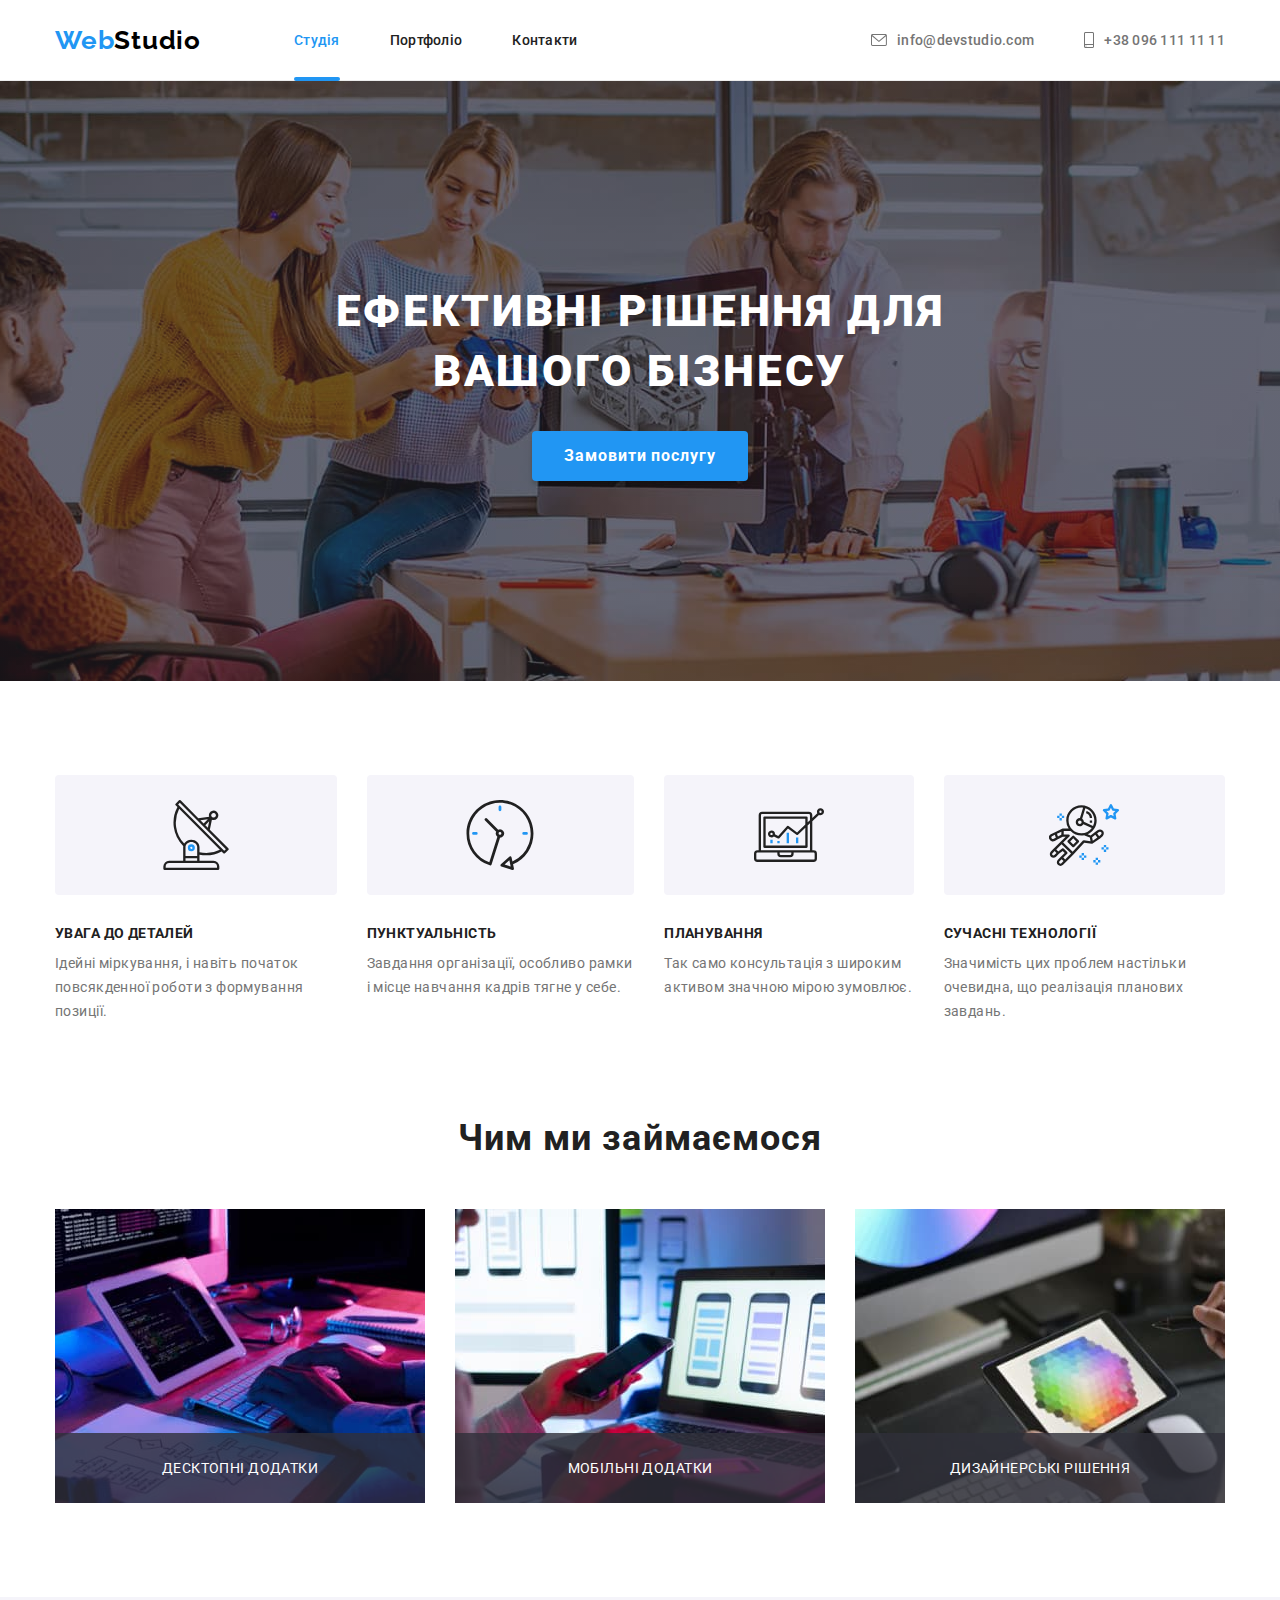
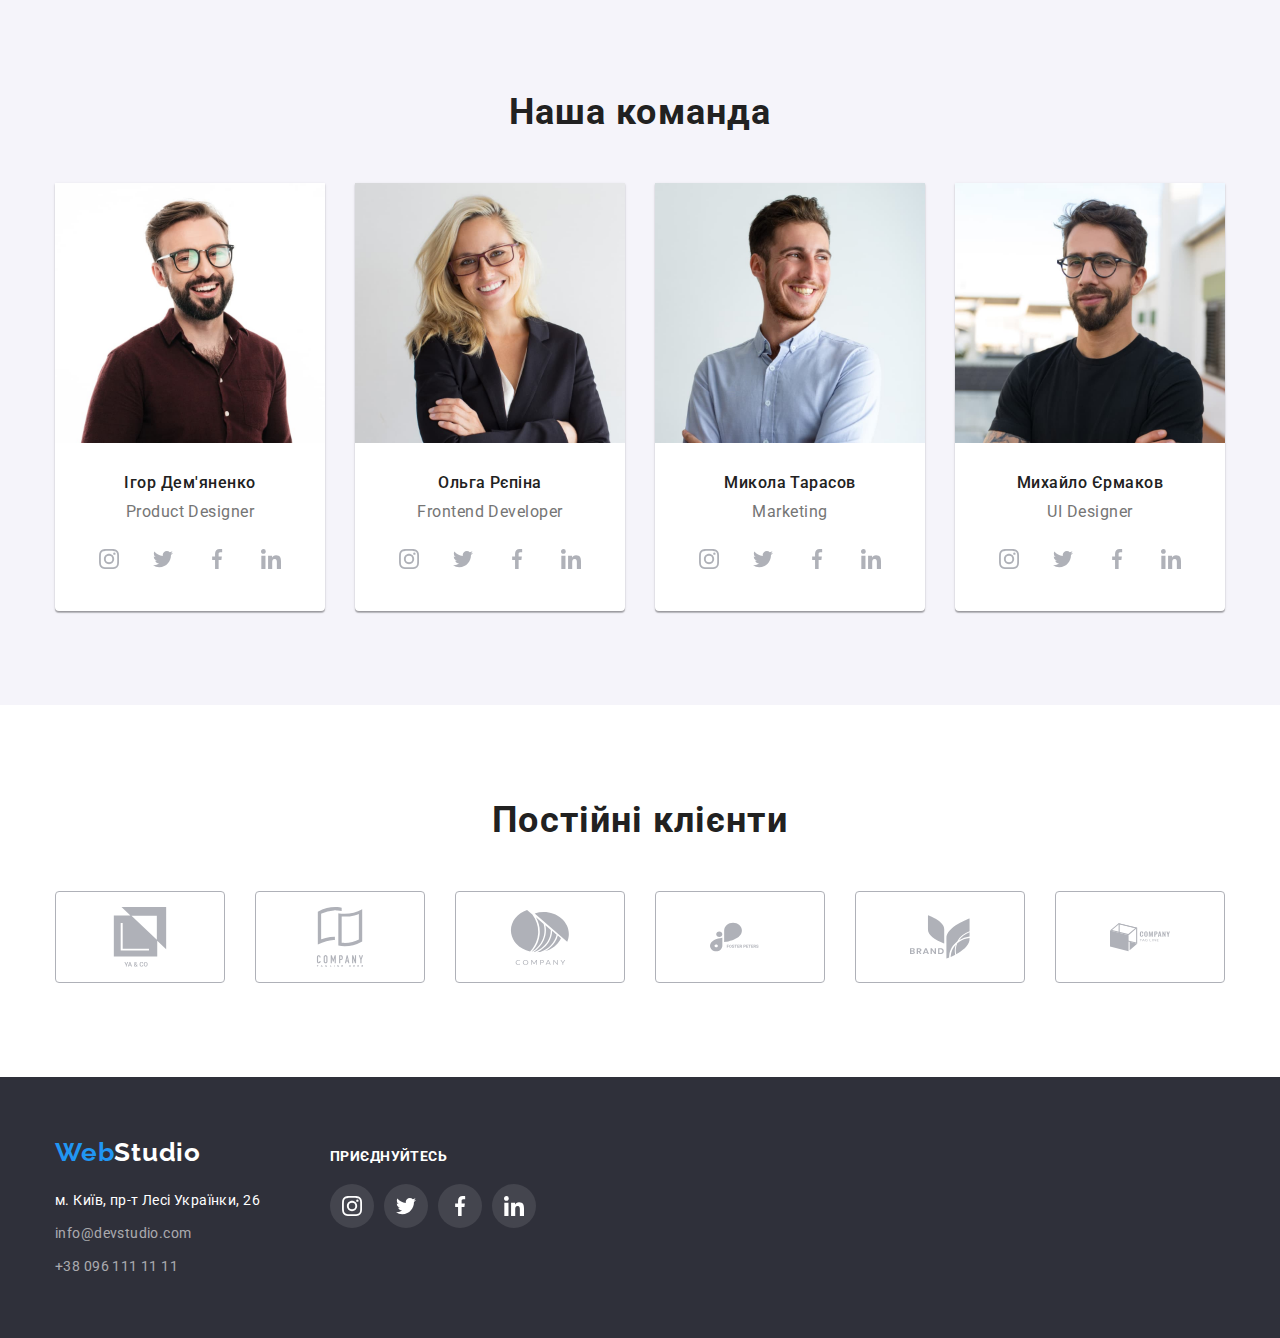
<file: index.html>
<!DOCTYPE html>
<html lang="uk">
  <head>
    <meta charset="UTF-8" />
    <meta http-equiv="X-UA-Compatible" content="IE=edge" />
    <meta name="viewport" content="width=device-width, initial-scale=1.0" />
    <title>Document</title>

    <link
      href="https://fonts.googleapis.com/css2?family=Raleway:wght@700&family=Roboto:wght@400;500;700;900&display=swap"
      rel="stylesheet"
    />
    <link
      href="https://cdnjs.cloudflare.com/ajax/libs/modern-normalize/1.1.0/modern-normalize.min.css"
      rel="stylesheet"
    />
    <link rel="stylesheet" href="./css/styles.css" />
  </head>
  <body>
    <header class="header">
      <div class="container header-list">
        <a class="header-logo" lang="en" href="./index.html"
          ><span class="logo-web">Web</span>Studio</a
        >
        <nav>
          <ul class="nav-list">
            <li class="item"><a class="nav-link current" href="./index.html">Студія</a></li>
            <li class="item"><a class="nav-link" href="portfolio.html">Портфоліо</a></li>
            <li class="item"><a class="nav-link" href="./index.html">Контакти</a></li>
          </ul>
        </nav>
        <ul class="auth-list">
          <li class="item">
            <a class="auth-link mail" href="mailto:info@devstudio.com">
              <svg class="auth-icon" width="16" height="12">
                <use href="./images/icons.svg#icon-envelope"></use>
              </svg>
              info@devstudio.com</a
            >
          </li>
          <li class="item">
            <a class="auth-link phone" href="tel:+380961111111">
              <svg class="auth-icon" width="10" height="16">
                <use href="./images/icons.svg#icon-smartphone"></use>
              </svg>
              +38 096 111 11 11</a
            >
          </li>
        </ul>
      </div>
    </header>
    <main>
      <!--Герой-->
      <section class="hero overlay">
        <div class="container">
          <h1 class="headline">Ефективні рішення для вашого бізнесу</h1>
          <button data-modal-open class="main-button" type="button">Замовити послугу</button>
        </div>
      </section>
      <!-- Модальне вікно -->
      <div class="backdrop is-hidden" data-modal>
        <div class="modal">
          <button data-modal-close class="modal-btn">
            <svg class="modal-icon-close" width="11px" height="11px">
              <use href="./images/icons.svg#icon-Vector"></use>
            </svg>
          </button>
        </div>
      </div>
      <!--Особливості-->
      <section class="features">
        <div class="container">
          <h2 class="visually-hidden">Особливості</h2>
          <ul class="features-list">
            <li class="item">
              <div class="features-item">
                <svg class="item-icon" width="70" height="70">
                  <use href="./images/icons.svg#icon-antenna"></use>
                </svg>
              </div>
              <h3 class="subtitle">УВАГА ДО ДЕТАЛЕЙ</h3>
              <p class="text">
                Ідейні міркування, і навіть початок повсякденної роботи з формування позиції.
              </p>
            </li>
            <li class="item">
              <div class="features-item">
                <svg class="item-icon" width="70" height="70">
                  <use href="./images/icons.svg#icon-clock"></use>
                </svg>
              </div>
              <h3 class="subtitle">ПУНКТУАЛЬНІСТЬ</h3>
              <p class="text">
                Завдання організації, особливо рамки і місце навчання кадрів тягне у себе.
              </p>
            </li>
            <li class="item">
              <div class="features-item">
                <svg class="item-icon" width="70" height="70">
                  <use href="./images/icons.svg#icon-diagram"></use>
                </svg>
              </div>
              <h3 class="subtitle">ПЛАНУВАННЯ</h3>
              <p class="text">Так само консультація з широким активом значною мірою зумовлює.</p>
            </li>
            <li class="item">
              <div class="features-item">
                <svg class="item-icon" width="70" height="70">
                  <use href="./images/icons.svg#icon-astronaut"></use>
                </svg>
              </div>
              <h3 class="subtitle">СУЧАСНІ ТЕХНОЛОГІЇ</h3>
              <p class="text">
                Значимість цих проблем настільки очевидна, що реалізація планових завдань.
              </p>
            </li>
          </ul>
        </div>
      </section>
      <!--Чим ми займаємося-->
      <section class="work">
        <div class="container">
          <h2 class="title-work">Чим ми займаємося</h2>
          <ul class="work-list">
            <li class="item-work">
              <img src="./images/box1.jpg" alt="web-development" width="370" />

              <p class="work-owerlay-title">Десктопні додатки</p>
            </li>
            <li class="item-work">
              <img src="./images/box2.jpg" alt="development of mobile applications" width="370" />

              <p class="work-owerlay-title">Мобільні додатки</p>
            </li>
            <li class="item-work">
              <img src="./images/box3.jpg" alt="design" width="370" height="294" />

              <p class="work-owerlay-title">Дизайнерські рішення</p>
            </li>
          </ul>
        </div>
      </section>
      <!--Наша команда-->
      <section class="team-main">
        <div class="container">
          <h2 class="title-team">Наша команда</h2>
          <ul class="team-list">
            <li class="card">
              <img src="./images/card1.jpg" alt="man" width="270" height="260" />
              <div class="card-desc">
                <h3 class="title-name">Ігор Дем'яненко</h3>
                <p class="text">Product Designer</p>
                <ul class="social list">
                  <li class="social-item">
                    <a
                      class="social-link"
                      href="https://instagram.com"
                      target="_blank"
                      rel="noopener noreferrer"
                      aria-label="іконка Instagram"
                    >
                      <svg class="social-icon" width="20" height="20">
                        <use href="./images/icons.svg#icon-instagram"></use>
                      </svg>
                    </a>
                  </li>
                  <li class="social-item">
                    <a
                      class="social-link"
                      href="https://twitter.com"
                      target="_blank"
                      rel="noopener noreferrer"
                      aria-label="іконка Twitter"
                    >
                      <svg class="social-icon" width="20" height="20">
                        <use href="./images/icons.svg#icon-twitter"></use>
                      </svg>
                    </a>
                  </li>
                  <li class="social-item">
                    <a
                      class="social-link"
                      href="https://facebook.com"
                      target="_blank"
                      rel="noopener noreferrer"
                      aria-label="іконка Facebook"
                    >
                      <svg class="social-icon" width="20" height="20">
                        <use href="./images/icons.svg#icon-facebook"></use>
                      </svg>
                    </a>
                  </li>
                  <li class="social-item">
                    <a
                      class="social-link"
                      href="https://linkedin.com"
                      target="_blank"
                      rel="noopener noreferrer"
                      aria-label="іконка Linkedin"
                    >
                      <svg class="social-icon" width="20" height="20">
                        <use href="./images/icons.svg#icon-linkedin"></use>
                      </svg>
                    </a>
                  </li>
                </ul>
              </div>
            </li>
            <li class="card">
              <img src="./images/card2.jpg" alt="woman" width="270" height="260" />
              <div class="card-desc">
                <h3 class="title-name">Ольга Рєпіна</h3>
                <p class="text">Frontend Developer</p>
                <ul class="social list">
                  <li class="social-item">
                    <a
                      class="social-link"
                      href="https://instagram.com"
                      target="_blank"
                      rel="noopener noreferrer"
                      aria-label="іконка Instagram"
                    >
                      <svg class="social-icon" width="20" height="20">
                        <use href="./images/icons.svg#icon-instagram"></use>
                      </svg>
                    </a>
                  </li>
                  <li class="social-item">
                    <a
                      class="social-link"
                      href="https://twitter.com"
                      target="_blank"
                      rel="noopener noreferrer"
                      aria-label="іконка Twitter"
                    >
                      <svg class="social-icon" width="20" height="20">
                        <use href="./images/icons.svg#icon-twitter"></use>
                      </svg>
                    </a>
                  </li>
                  <li class="social-item">
                    <a
                      class="social-link"
                      href="https://facebook.com"
                      target="_blank"
                      rel="noopener noreferrer"
                      aria-label="іконка Facebook"
                    >
                      <svg class="social-icon" width="20" height="20">
                        <use href="./images/icons.svg#icon-facebook"></use>
                      </svg>
                    </a>
                  </li>
                  <li class="social-item">
                    <a
                      class="social-link"
                      href="https://linkedin.com"
                      target="_blank"
                      rel="noopener noreferrer"
                      aria-label="іконка Linkedin"
                    >
                      <svg class="social-icon" width="20" height="20">
                        <use href="./images/icons.svg#icon-linkedin"></use>
                      </svg>
                    </a>
                  </li>
                </ul>
              </div>
            </li>
            <li class="card">
              <img src="./images/card3.jpg" alt="man" width="270" height="260" />
              <div class="card-desc">
                <h3 class="title-name">Микола Тарасов</h3>
                <p class="text">Marketing</p>
                <ul class="social list">
                  <li class="social-item">
                    <a
                      class="social-link"
                      href="https://instagram.com"
                      target="_blank"
                      rel="noopener noreferrer"
                      aria-label="іконка Instagram"
                    >
                      <svg class="social-icon" width="20" height="20">
                        <use href="./images/icons.svg#icon-instagram"></use>
                      </svg>
                    </a>
                  </li>
                  <li class="social-item">
                    <a
                      class="social-link"
                      href="https://twitter.com"
                      target="_blank"
                      rel="noopener noreferrer"
                      aria-label="іконка Twitter"
                    >
                      <svg class="social-icon" width="20" height="20">
                        <use href="./images/icons.svg#icon-twitter"></use>
                      </svg>
                    </a>
                  </li>
                  <li class="social-item">
                    <a
                      class="social-link"
                      href="https://facebook.com"
                      target="_blank"
                      rel="noopener noreferrer"
                      aria-label="іконка Facebook"
                    >
                      <svg class="social-icon" width="20" height="20">
                        <use href="./images/icons.svg#icon-facebook"></use>
                      </svg>
                    </a>
                  </li>
                  <li class="social-item">
                    <a
                      class="social-link"
                      href="https://linkedin.com"
                      target="_blank"
                      rel="noopener noreferrer"
                      aria-label="іконка Linkedin"
                    >
                      <svg class="social-icon" width="20" height="20">
                        <use href="./images/icons.svg#icon-linkedin"></use>
                      </svg>
                    </a>
                  </li>
                </ul>
              </div>
            </li>
            <li class="card">
              <img src="./images/card4.jpg" alt="man" width="270" height="260" />
              <div class="card-desc">
                <h3 class="title-name">Михайло Єрмаков</h3>
                <p class="text">UI Designer</p>
                <ul class="social list">
                  <li class="social-item">
                    <a
                      class="social-link"
                      href="https://instagram.com"
                      target="_blank"
                      rel="noopener noreferrer"
                      aria-label="іконка Instagram"
                    >
                      <svg class="social-icon" width="20" height="20">
                        <use href="./images/icons.svg#icon-instagram"></use>
                      </svg>
                    </a>
                  </li>
                  <li class="social-item">
                    <a
                      class="social-link"
                      href="https://twitter.com"
                      target="_blank"
                      rel="noopener noreferrer"
                      aria-label="іконка Twitter"
                    >
                      <svg class="social-icon" width="20" height="20">
                        <use href="./images/icons.svg#icon-twitter"></use>
                      </svg>
                    </a>
                  </li>
                  <li class="social-item">
                    <a
                      class="social-link"
                      href="https://facebook.com"
                      target="_blank"
                      rel="noopener noreferrer"
                      aria-label="іконка Facebook"
                    >
                      <svg class="social-icon" width="20" height="20">
                        <use href="./images/icons.svg#icon-facebook"></use>
                      </svg>
                    </a>
                  </li>
                  <li class="social-item">
                    <a
                      class="social-link"
                      href="https://linkedin.com"
                      target="_blank"
                      rel="noopener noreferrer"
                      aria-label="іконка Linkedin"
                    >
                      <svg class="social-icon" width="20" height="20">
                        <use href="./images/icons.svg#icon-linkedin"></use>
                      </svg>
                    </a>
                  </li>
                </ul>
              </div>
            </li>
          </ul>
        </div>
      </section>
      <!-- Clients -->
      <section class="clients-main">
        <div class="container">
          <p class="clients-title">Постійні клієнти</p>
          <ul class="clients list">
            <li>
              <a
                class="client-link"
                href="https://index.html"
                target="_blank"
                rel="noopener noreferrer"
                aria-label="іконка Ya and Co"
              >
                <svg class="client-icon" width="106" height="60">
                  <use href="./images/icons.svg#icon-client1"></use>
                </svg>
              </a>
            </li>
            <li>
              <a
                class="client-link"
                href="https://index.html"
                target="_blank"
                rel="noopener noreferrer"
                aria-label="іконка Company tagline here"
              >
                <svg class="client-icon" width="106" height="60">
                  <use href="./images/icons.svg#icon-client2"></use>
                </svg>
              </a>
            </li>
            <li>
              <a
                class="client-link"
                href="https://index.html"
                target="_blank"
                rel="noopener noreferrer"
                aria-label="іконка Company"
              >
                <svg class="client-icon" width="106" height="60">
                  <use href="./images/icons.svg#icon-client3"></use>
                </svg>
              </a>
            </li>
            <li>
              <a
                class="client-link"
                href="https://index.html"
                target="_blank"
                rel="noopener noreferrer"
                aria-label="іконка Foster Peters"
              >
                <svg class="client-icon" width="106" height="60">
                  <use href="./images/icons.svg#icon-client4"></use>
                </svg>
              </a>
            </li>
            <li>
              <a
                class="client-link"
                href="https://index.html"
                target="_blank"
                rel="noopener noreferrer"
                aria-label="іконка Brand"
              >
                <svg class="client-icon" width="106" height="60">
                  <use href="./images/icons.svg#icon-client5"></use>
                </svg>
              </a>
            </li>
            <li>
              <a
                class="client-link"
                href="https://index.html"
                target="_blank"
                rel="noopener noreferrer"
                aria-label="іконка Company Tag line"
              >
                <svg class="client-icon" width="106" height="60">
                  <use href="./images/icons.svg#icon-client6"></use>
                </svg>
              </a>
            </li>
          </ul>
        </div>
      </section>
    </main>
    <footer class="footer-main">
      <div class="container footer">
        <div class="adress-footer">
          <a class="footer-logo" lang="en" href="./index.html"
            ><span class="logo-web">Web</span>Studio</a
          >
          <address>
            <ul class="footer-list">
              <li>
                <a
                  class="adress-footer-link"
                  href="https://goo.gl/maps/KuCmNQR3yhfWGL7TA"
                  target="_blank"
                  rel="noopener nofollow"
                  >м. Київ, пр-т Лесі Українки, 26</a
                >
              </li>
              <li class="footer-list-item">
                <a class="footer-link" href="mailto:info@devstudio.com">info@devstudio.com</a>
              </li>
              <li class="footer-list-item">
                <a class="footer-link" href="tel:+380961111111">+38 096 111 11 11</a>
              </li>
            </ul>
          </address>
        </div>
        <div class="social-footer">
          <p class="footer-title">приєднуйтесь</p>
          <ul class="footer-social-list">
            <li class="footer-social-item">
              <a
                class="footer-social-link"
                href="https://instagram.com"
                target="_blank"
                rel="noopener noreferrer"
                aria-label="іконка Instagram"
              >
                <svg class="footer-icon" width="20" height="20">
                  <use href="./images/icons.svg#icon-instagram"></use>
                </svg>
              </a>
            </li>
            <li class="footer-social-item">
              <a
                class="footer-social-link"
                href="https://twitter.com"
                target="_blank"
                rel="noopener noreferrer"
                aria-label="іконка Twitter"
              >
                <svg class="footer-icon" width="20" height="20">
                  <use href="./images/icons.svg#icon-twitter"></use>
                </svg>
              </a>
            </li>
            <li class="footer-social-item">
              <a
                class="footer-social-link"
                href="https://facebook.com"
                target="_blank"
                rel="noopener noreferrer"
                aria-label="іконка Facebook"
              >
                <svg class="footer-icon" width="20" height="20">
                  <use href="./images/icons.svg#icon-facebook"></use>
                </svg>
              </a>
            </li>
            <li class="footer-social-item">
              <a
                class="footer-social-link"
                href="https://linkedin.com"
                target="_blank"
                rel="noopener noreferrer"
                aria-label="іконка Linkedin"
              >
                <svg class="footer-icon" width="20" height="20">
                  <use href="./images/icons.svg#icon-linkedin"></use>
                </svg>
              </a>
            </li>
          </ul>
        </div>
      </div>
    </footer>
    <script src="./js/modal.js"></script>
  </body>
</html>
</file>
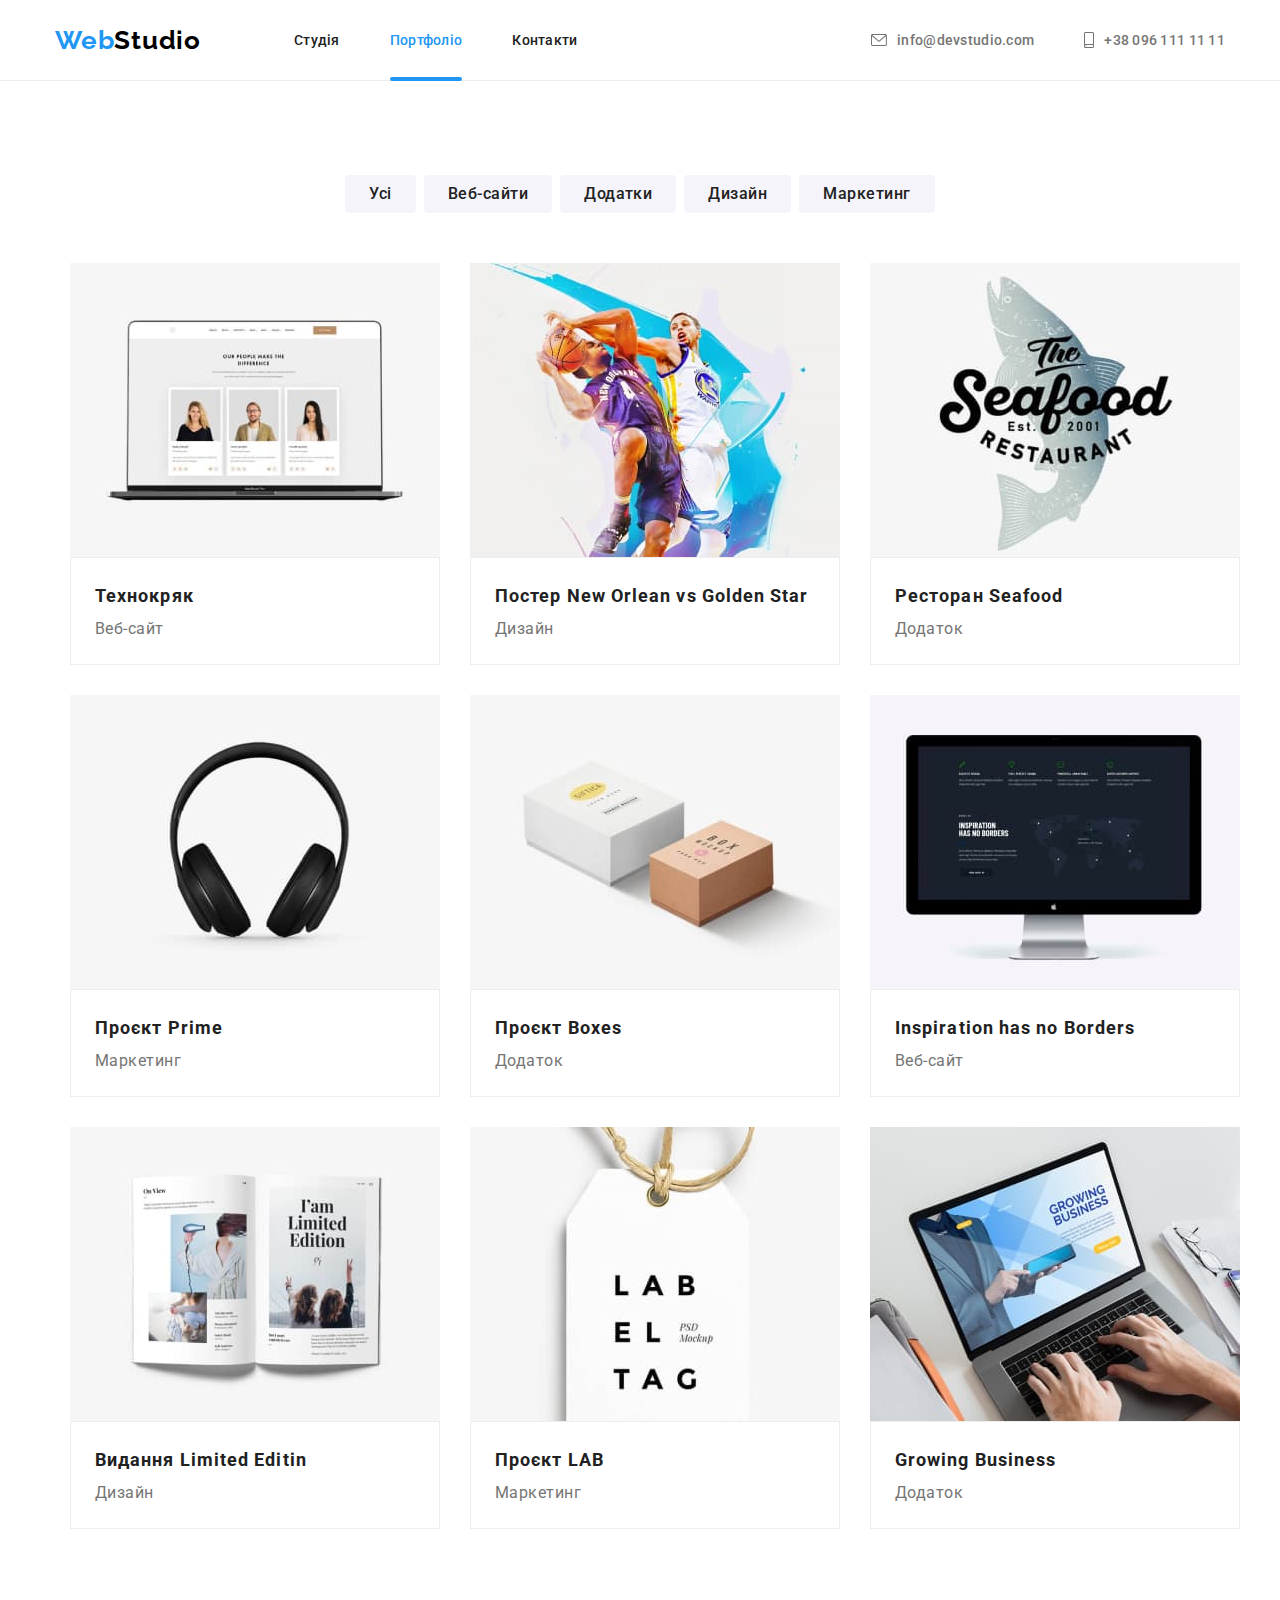
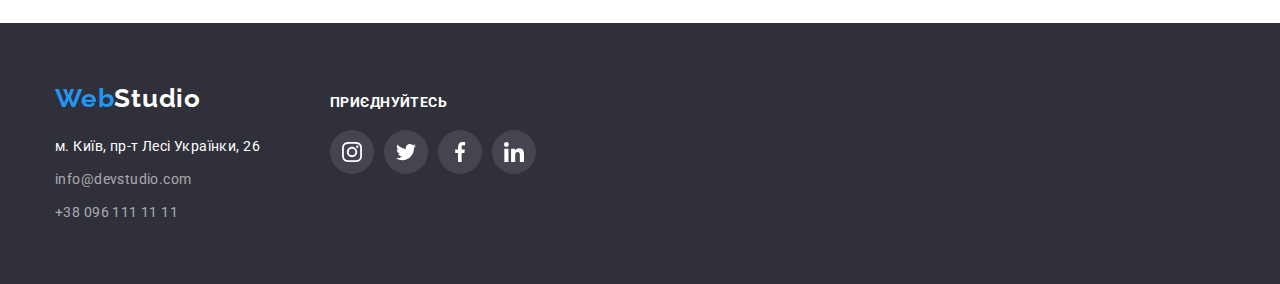
<file: portfolio.html>
<!DOCTYPE html>
<html lang="uk">
  <head>
    <meta charset="UTF-8" />
    <meta http-equiv="X-UA-Compatible" content="IE=edge" />
    <meta name="viewport" content="width=device-width, initial-scale=1.0" />
    <title>Document</title>
    <link
      href="https://fonts.googleapis.com/css2?family=Raleway:wght@700&family=Roboto:wght@400;500;700;900&display=swap"
      rel="stylesheet"
    />
    <link
      href="https://cdnjs.cloudflare.com/ajax/libs/modern-normalize/1.1.0/modern-normalize.min.css"
      rel="stylesheet"
    />
    <link rel="stylesheet" href="./css/styles.css" />
  </head>
  <body>
    <header class="header">
      <div class="container header-list">
        <a class="header-logo" lang="en" href="./index.html"
          ><span class="logo-web">Web</span>Studio</a
        >
        <nav>
          <ul class="nav-list">
            <li class="item"><a class="nav-link" href="./index.html">Студія</a></li>
            <li class="item"><a class="nav-link current" href="portfolio.html">Портфоліо</a></li>
            <li class="item"><a class="nav-link" href="./index.html">Контакти</a></li>
          </ul>
        </nav>
        <ul class="auth-list">
          <li class="item">
            <a class="auth-link" href="mailto:info@devstudio.com">
              <svg class="auth-icon" width="16" height="12">
                <use href="./images/icons.svg#icon-envelope"></use>
              </svg>
              info@devstudio.com</a
            >
          </li>
          <li class="item">
            <a class="auth-link" href="tel:+380961111111">
              <svg class="auth-icon" width="10" height="16">
                <use href="./images/icons.svg#icon-smartphone"></use>
              </svg>
              +38 096 111 11 11</a
            >
          </li>
        </ul>
      </div>
    </header>
    <main>
      <section class="filter-main">
        <div class="container filter-btn">
          <h1 class="visually-hidden">Портфоліо</h1>
          <ul class="filter">
            <li class="filter-list"><button class="filter-button" type="button">Усі</button></li>
            <li class="filter-list">
              <button class="filter-button" type="button">Веб-сайти</button>
            </li>
            <li class="filter-list">
              <button class="filter-button" type="button">Додатки</button>
            </li>
            <li class="filter-list"><button class="filter-button" type="button">Дизайн</button></li>
            <li class="filter-list">
              <button class="filter-button" type="button">Маркетинг</button>
            </li>
          </ul>
          <ul class="flex">
            <li class="flex-li">
              <a class="portfolio-list" href="./index.html">
                <div class="portfolio-sempl">
                  <img src="./images/project1.jpg" alt="website" width="370" />
                  <div class="portfolio-overlay">
                    <p class="portfolio desc">
                      Ресурс пропонує комплексні пропозиції з різним рівнем функціоналу та сервісів.
                      Все це дозволить відвідувачу отримати вичерпні відомості про компанію чи
                      приватну особу.
                    </p>
                  </div>
                </div>
                <div class="flex-text">
                  <h2 class="portfolio-list-item">Технокряк</h2>
                  <p class="portfolio-list-desc">Веб-сайт</p>
                </div>
              </a>
            </li>
            <li class="flex-li">
              <a class="portfolio-list" href="./index.html">
                <img
                  src="./images/project2.jpg"
                  alt="2 basketball players with a ball"
                  width="370"
                />
                <div class="flex-text">
                  <h2 class="portfolio-list-item">Постер New Orlean vs Golden Star</h2>
                  <p class="portfolio-list-desc">Дизайн</p>
                </div>
              </a>
            </li>
            <li class="flex-li">
              <a class="portfolio-list" href="./index.html">
                <img src="./images/project3.jpg" alt="Seafood restaurant logo" width="370" />
                <div class="flex-text">
                  <h2 class="portfolio-list-item">Ресторан Seafood</h2>
                  <p class="portfolio-list-desc">Додаток</p>
                </div>
              </a>
            </li>
            <li class="flex-li">
              <a class="portfolio-list" href="./index.html">
                <img src="./images/project4.jpg" alt="headphone" width="370" />
                <div class="flex-text">
                  <h2 class="portfolio-list-item">Проєкт Prime</h2>
                  <p class="portfolio-list-desc">Маркетинг</p>
                </div>
              </a>
            </li>
            <li class="flex-li">
              <a class="portfolio-list" href="./index.html">
                <img src="./images/project5.jpg" alt="two boxes" width="370" />
                <div class="flex-text">
                  <h2 class="portfolio-list-item">Проєкт Boxes</h2>
                  <p class="portfolio-list-desc">Додаток</p>
                </div>
              </a>
            </li>
            <li class="flex-li">
              <a class="portfolio-list" href="./index.html">
                <img src="./images/project6.jpg" alt="website" width="370" />
                <div class="flex-text">
                  <h2 class="portfolio-list-item">Inspiration has no Borders</h2>
                  <p class="portfolio-list-desc">Веб-сайт</p>
                </div>
              </a>
            </li>
            <li class="flex-li">
              <a class="portfolio-list" href="./index.html">
                <img src="./images/project7.jpg" alt="book" width="370" />
                <div class="flex-text">
                  <h2 class="portfolio-list-item">Видання Limited Editin</h2>
                  <p class="portfolio-list-desc">Дизайн</p>
                </div>
              </a>
            </li>
            <li class="flex-li">
              <a class="portfolio-list" href="./index.html">
                <img src="./images/project8.jpg" alt="label" width="370" />
                <div class="flex-text">
                  <h2 class="portfolio-list-item">Проєкт LAB</h2>
                  <p class="portfolio-list-desc">Маркетинг</p>
                </div>
              </a>
            </li>
            <li class="flex-li">
              <a class="portfolio-list" href="./index.html">
                <img src="./images/project9.jpg" alt="website Growing Business" width="370" />
                <div class="flex-text">
                  <h2 class="portfolio-list-item">Growing Business</h2>
                  <p class="portfolio-list-desc">Додаток</p>
                </div>
              </a>
            </li>
          </ul>
        </div>
      </section>
    </main>
    <footer class="footer-main">
      <div class="container footer">
        <div class="adress-footer">
          <a class="footer-logo" lang="en" href="./index.html"
            ><span class="logo-web">Web</span>Studio</a
          >
          <address>
            <ul class="footer-list">
              <li>
                <a
                  class="adress-footer-link"
                  href="https://goo.gl/maps/KuCmNQR3yhfWGL7TA"
                  target="_blank"
                  rel="noopener nofollow"
                  >м. Київ, пр-т Лесі Українки, 26</a
                >
              </li>
              <li class="footer-list-item">
                <a class="footer-link" href="mailto:info@devstudio.com">info@devstudio.com</a>
              </li>
              <li class="footer-list-item">
                <a class="footer-link" href="tel:+380961111111">+38 096 111 11 11</a>
              </li>
            </ul>
          </address>
        </div>
        <div class="social-footer">
          <p class="footer-title">приєднуйтесь</p>
          <ul class="footer-social-list">
            <li class="footer-social-item">
              <a
                class="footer-social-link"
                href="https://instagram.com"
                target="_blank"
                rel="noopener noreferrer"
                aria-label="іконка Instagram"
              >
                <svg class="footer-icon" width="20" height="20">
                  <use href="./images/icons.svg#icon-instagram"></use>
                </svg>
              </a>
            </li>
            <li class="footer-social-item">
              <a
                class="footer-social-link"
                href="https://twitter.com"
                target="_blank"
                rel="noopener noreferrer"
                aria-label="іконка Twitter"
              >
                <svg class="footer-icon" width="20" height="20">
                  <use href="./images/icons.svg#icon-twitter"></use>
                </svg>
              </a>
            </li>
            <li class="footer-social-item">
              <a
                class="footer-social-link"
                href="https://facebook.com"
                target="_blank"
                rel="noopener noreferrer"
                aria-label="іконка Facebook"
              >
                <svg class="footer-icon" width="20" height="20">
                  <use href="./images/icons.svg#icon-facebook"></use>
                </svg>
              </a>
            </li>
            <li class="footer-social-item">
              <a
                class="footer-social-link"
                href="https://linkedin.com"
                target="_blank"
                rel="noopener noreferrer"
                aria-label="іконка Linkedin"
              >
                <svg class="footer-icon" width="20" height="20">
                  <use href="./images/icons.svg#icon-linkedin"></use>
                </svg>
              </a>
            </li>
          </ul>
        </div>
      </div>
    </footer>
  </body>
</html>
</file>
<file: css/styles.css>
ul li {
  list-style: none;
}
ul {
  margin-top: 0;
  margin-bottom: 0;
  padding: 0;
}
.visually-hidden {
  position: absolute;
  width: 1px;
  height: 1px;
  margin: -1px;
  border: 0;
  padding: 0;

  white-space: nowrap;
  clip-path: inset(100%);
  clip: rect(0 0 0 0);
  overflow: hidden;
}
:root {
  --dominant-text-color: #757575;
  --logo-text-studio-color: #000000;
  --logo-text-web-hoover-color: #2196f3;
  --nav-text-link-color: #212121;
  --headline-text-color: #ffffff;
  --button-bcg-color: #188ce8;
  --main-background-color: #f5f5f5;
  --background-color-team: #f5f4fa;
  --background-color-footer: #2f303a;
  --border-portfolio-color: #eeeeee;
  --timing-cub: cubic-bezier(0.4, 0, 0.2, 1);
}
body {
  font-family: Roboto, sans-serif;
  font-size: 14px;
  letter-spacing: 0.03em;
  background: var(--headline-text-color);
  color: var(--dominant-text-color);
}
h1,
h2,
h3,
h4,
h5,
h6,
p {
  margin: 0;
}
img {
  display: block;
  max-width: 100%;
  height: auto;
}
.adress {
  font-style: normal;
}
.button {
  display: block;
  cursor: pointer;
  border: none;
  border-radius: 4px;
}
.section {
  padding-top: 94px;
  padding-bottom: 94px;
}
.container {
  padding: 0 15px;
  margin: 0 auto;
  width: 1200px;
}
.list {
  list-style: none;
  padding-left: 0;
  margin: 0;
}
.link {
  text-decoration: none;
  color: inherit;
}

/* ХЕДЕР */
.header {
  /* background: var(--headline-text-color); */
  border-bottom: 1px solid #ececec;
  z-index: 1;
}
.container {
  margin: 0 auto;
}
.header-list {
  display: flex;
  align-items: center;
}
.nav-list {
  display: flex;
}
.nav-list .item + .item {
  margin-left: 50px;
}
.nav-link {
  display: flex;
  padding-top: 32px;
  padding-bottom: 32px;

  text-decoration: none;
  font-weight: 500;
  font-size: 14px;
  line-height: calc(16 / 14);
  letter-spacing: 0.02em;
  position: relative;
  transition: color 250ms var(--timing-cub);
}
.nav-link.current::after {
  content: '';
  display: block;

  width: 100%;
  height: 4px;
  background: #2196f3;
  border-radius: 2px;
  position: absolute;
  bottom: -1px;
}
.auth-link {
  display: block;
  padding-top: 32px;
  padding-bottom: 32px;
  transition: color 250ms var(--timing-cub);
}
.auth-list {
  display: flex;
  margin-left: auto;
}
.auth-list .item + .item {
  margin-left: 50px;
}
/* ЛОГОТИП */
.header-logo {
  color: var(--logo-text-studio-color);
  margin-right: 93px;
}
.logo-web {
  color: var(--logo-text-web-hoover-color);
}
.header-logo,
.footer-logo {
  font-family: Raleway;
  font-weight: 700;
  font-size: 26px;
  line-height: calc(31 / 26);
  letter-spacing: 0.03em;
  text-decoration: none;
}
/* НАВІГАЦІЯ */
.auth-link {
  position: relative;
  text-decoration: none;
  font-weight: 500;
  font-size: 14px;
  line-height: calc(16 / 14);
  letter-spacing: 0.02em;
  display: flex;
  align-items: center;
  color: var(--dominant-text-color);
  transition: color 250ms var(--timing-cub);
}

.auth-link.mail::after {
  width: 135px;
}
.auth-link.phone::after {
  width: 122px;
}
.auth-icon {
  margin-right: 10px;
  fill: currentColor;
}
.nav-link:hover {
  color: var(--logo-text-web-hoover-color);
}

.nav-link.current {
  color: var(--logo-text-web-hoover-color);
}

.nav-link:focus {
  color: var(--logo-text-web-hoover-color);
}
.auth-link:hover:after,
.auth-link:focus:after {
  opacity: 1;
}
.auth-link:hover,
.auth-link:focus {
  color: var(--logo-text-web-hoover-color);
}
.nav-link {
  color: var(--nav-text-link-color);
}

/* ГЕРОЙ */
.hero {
  padding: 200px 0;
  text-align: center;
}
.overlay {
  background-color: #c4c4c4;
  background-image: linear-gradient(to right, rgba(47, 48, 58, 0.4), rgba(47, 48, 58, 0.4)),
    url(../images/heroimg.jpg);
  max-width: 1600px;
  height: 600px;
  margin: 0 auto;
  background-repeat: no-repeat;
  background-size: cover;
  background-position: center;
}
.headline {
  align-items: center;
  color: var(--headline-text-color);
  font-weight: 900;
  font-size: 44px;
  line-height: calc(60 / 44);
  letter-spacing: 0.06em;
  text-transform: uppercase;

  margin: 0 auto;
  margin-bottom: 30px;
  width: 696px;
}
.main-button {
  font-family: inherit;
  font-weight: 700;
  font-size: 16px;
  line-height: calc(30 / 16);
  display: flex;
  align-items: center;
  letter-spacing: 0.06em;
  color: var(--headline-text-color);

  /* фон */

  margin: auto;
  min-width: 216px;
  padding: 10px 32px;
  background: var(--logo-text-web-hoover-color);
  box-shadow: 0px 4px 4px rgba(0, 0, 0, 0.15);
  border: none;
  border-radius: 4px;
}
.button:active {
  background: var(--button-bcg-color);
}
/* ОСОБЛИВОСТІ */
.features-item {
  display: flex;
  height: 120px;
  justify-content: center;
  align-items: center;
  background-color: #f5f4fa;
  border-radius: 4px;
  margin-bottom: 30px;
}

.features {
  padding: 94px 0;
}
.features-list {
  display: flex;
  align-items: flex-start;
}
.subtitle {
  font-weight: 700;
  font-size: 14px;
  line-height: calc(16 / 14);
  letter-spacing: 0.03em;
  text-transform: uppercase;
  color: var(--nav-text-link-color);
  margin-top: 0;
  margin-bottom: 10px;
}
.features-list .item + .item {
  margin-left: 30px;
}
.text {
  font-weight: 400;
  font-size: 14px;
  line-height: calc(24 / 14);
  margin-top: 0;
  margin-bottom: 0;
}
/* ЧИМ МИ ЗАЙМАЄМОСЯ */
.work {
  width: 1200px;
  margin: auto;
  padding-bottom: 94px;
}
.title-work,
.title-team {
  margin-top: 0;
  margin-bottom: 50px;
  margin-right: 0;
  text-align: center;
  font-weight: 700;
  font-size: 36px;
  line-height: calc(42 / 36);
  letter-spacing: 0.03em;
  color: var(--nav-text-link-color);
}
.work-list,
.team-list {
  display: flex;
  flex-direction: row;
  justify-content: center;
}
.work-list .item-work + .item-work {
  margin-left: 30px;
}
.item-work {
  position: relative;
  display: flex;
}

.work-owerlay-title {
  width: 370px;
  height: 70px;

  position: absolute;

  background: rgba(47, 48, 58, 0.8);
  bottom: 0;

  line-height: calc(16 / 14);

  text-transform: uppercase;
  align-items: center;

  color: #ffffff;
  display: flex;
  justify-content: center;
}
/* НАША КОМАНДА */
.team {
  display: flex;
  width: 1200px;
  margin: auto;
  margin-bottom: 0;
}
.team-main {
  background: var(--background-color-team);
  padding-bottom: 94px;
  padding-top: 94px;
}
.social {
  display: flex;
  justify-content: center;
  margin-top: 16px;
  gap: 10px;
}
.social-link {
  display: flex;
  width: 44px;
  height: 44px;
  align-items: center;
  justify-content: center;
  border-radius: 50%;
  color: #afb1b8;
  transition: background-color 250ms var(--timing-cub), color 250ms var(--timing-cub);
}
.social-link:hover,
.social-link:focus {
  background-color: #2196f3;
  color: #ffffff;
}
.social-icon {
  fill: currentColor;
}

.team-list .card + .card {
  margin-left: 30px;
}
.title-team {
  display: block;
  text-align: center;
}
.card-desc > .text {
  font-weight: 400;
  font-size: 16px;
  line-height: calc(19 / 16);
  text-align: center;
  letter-spacing: 0.03em;
  margin-top: 0;
  margin-bottom: 0;
  margin-right: 0;
}
.title-name {
  display: block;
  font-weight: 500;
  font-size: 16px;
  line-height: calc(19 / 16);
  letter-spacing: 0.03em;
  align-items: center;
  justify-content: center;
  color: var(--nav-text-link-color);
  margin-top: 0;
  margin: auto;
  margin-bottom: 10px;
}
.card-desc {
  padding-top: 30px;
  padding-bottom: 30px;
}
.card {
  background: var(--headline-text-color);
  box-shadow: 0px 1px 3px rgba(0, 0, 0, 0.12), 0px 1px 1px rgba(0, 0, 0, 0.14),
    0px 2px 1px rgba(0, 0, 0, 0.2);
  border-radius: 0px 0px 4px 4px;
  width: 270px;
  text-align: center;
}
/* Clients */
.clients-main {
  padding-bottom: 94px;
  padding-top: 94px;
}
.clients {
  display: flex;
  justify-content: center;
  align-items: center;
  gap: 30px;
}
.clients-title {
  font-family: 'Roboto';
  font-style: normal;
  font-weight: 700;
  font-size: 36px;
  line-height: calc(42 / 36);
  text-align: center;
  letter-spacing: 0.03em;
  color: #212121;
  margin-bottom: 50px;
}
.client-link {
  display: flex;
  width: 170px;
  height: 92px;
  align-items: center;
  justify-content: center;
  border: 1px solid currentColor;
  border-radius: 4px;
  color: #afb1b8;
  transition: color 250ms var(--timing-cub);
}
.client-link:hover,
.client-link:focus {
  border: 1px solid #2196f3;
  color: #2196f3;
}
.client-icon {
  fill: currentColor;
}
/* ФУТЕР */
.footer-main {
  background: var(--background-color-footer);
  padding: 60px 0;
}
.footer > .container {
  margin: auto;
  padding-top: 60px;
  padding-bottom: 60px;
  padding-left: 215px;
}
.footer-logo {
  display: block;
  color: var(--headline-text-color);
  text-decoration: none;
  margin-bottom: 20px;
}
.adress-footer-link,
.footer-link {
  display: block;
  color: var(--headline-text-color);
  font-weight: 400;
  font-size: 14px;
  font-style: normal;
  line-height: calc(24 / 14);
  letter-spacing: 0.03em;
  text-decoration: none;
  transition: color 250ms var(--timing-cub);
}

.adress-list {
  margin-bottom: 9px;
}
.footer-list-item {
  margin-top: 9px;
}
.adress-footer-link:hover,
.adress-footer-link:focus {
  color: var(--logo-text-web-hoover-color);
}
.footer-link {
  color: rgba(255, 255, 255, 0.6);
}
.footer-link:hover,
.footer-link:focus {
  color: var(--logo-text-web-hoover-color);
}
.footer-title {
  font-family: 'Roboto';
  font-style: normal;
  font-weight: 700;
  font-size: 14px;
  line-height: calc(16 / 14);
  letter-spacing: 0.03em;
  text-transform: uppercase;
  color: #ffffff;
  margin-bottom: 20px;
}
.footer {
  display: flex;
  align-items: baseline;
}
.social-footer {
  margin-left: 70px;
}
.footer-social-list {
  display: flex;
  gap: 10px;
}
.footer-social-link {
  display: flex;
  width: 44px;
  height: 44px;
  align-items: center;
  justify-content: center;
  border-radius: 50%;
  background: rgba(255, 255, 255, 0.1);
  color: #ffffff;
  transition: background-color 250ms var(--timing-cub);
}
.footer-social-link:hover,
.footer-social-link:focus {
  background-color: rgb(33, 150, 243);
}
.footer-icon {
  fill: currentColor;
}
/* ............ПОРТФОЛІО................................. */

.filter-main {
  padding: 94px 0;
}
.filter-btn > .container {
  margin: auto;
}
.filter-button {
  font-family: inherit;
  font-weight: 500;
  font-size: 16px;
  line-height: calc(26 / 16);
  text-align: center;
  letter-spacing: 0.03em;
  color: var(--nav-text-link-color);
  cursor: pointer;
  background: var(--background-color-team);
  border-radius: 4px;
  border: none;
  padding: 6px 24px;
  transition: color 250ms var(--timing-cub), background 250ms var(--timing-cub),
    box-shadow 250ms var(--timing-cub);
}
.filter {
  display: flex;
  flex-direction: row;
  justify-content: center;
  margin-bottom: 50px;
}
.filter .filter-list + .filter-list {
  margin-left: 8px;
}

.filter-button:active,
.filter-button:hover,
.filter-button:focus {
  color: var(--headline-text-color);
  background: var(--logo-text-web-hoover-color);
  box-shadow: 0px 3px 1px rgba(0, 0, 0, 0.1), 0px 1px 2px rgba(0, 0, 0, 0.08),
    0px 2px 2px rgba(0, 0, 0, 0.12);
}
.flex {
  display: flex;
  flex-wrap: wrap;
  width: 1200px;
  padding-left: 15px;
  padding-right: 15px;
  margin: auto;
}
.flex-li {
  width: 370px;
  margin-right: 30px;
  margin-bottom: 30px;
}
.flex-li:nth-child(3n) {
  margin-right: 0;
}
.flex-li:nth-last-child(-n + 3) {
  margin-bottom: 0;
}
.flex-text {
  padding: 20px 24px;
  border: 1px solid var(--border-portfolio-color);
}
.portfolio-list {
  display: block;
  text-decoration: none;
}
.portfolio-sempl {
  position: relative;
  overflow: hidden;
}
.portfolio.desc {
  font-weight: 400;
  font-size: 18px;
  line-height: calc(28 / 18);
  letter-spacing: 0.03em;
  color: #ffffff;
}

.portfolio-overlay {
  position: absolute;
  width: 370px;
  height: 294px;
  left: 0;

  padding: 63px 24px;
  transform: translateY(40%);
  transition: transform 250ms var(--timing-cub);
  background: rgba(33, 150, 243, 0.9);
}

.portfolio-list:hover .portfolio-overlay,
.portfolio-list:focus .portfolio-overlay {
  transform: translateY(-100%);
  box-shadow: 0px 1px 1px rgba(0, 0, 0, 0.12), 0px 4px 4px rgba(0, 0, 0, 0.06),
    1px 4px 6px rgba(0, 0, 0, 0.16);
}
.portfolio-list-item {
  font-weight: 700;
  font-size: 18px;
  line-height: calc(36 / 18);
  letter-spacing: 0.06em;
  color: var(--nav-text-link-color);
}
.portfolio-list-desc {
  font-size: 16px;
  line-height: calc(30 / 16);
  letter-spacing: 0.03em;
  color: var(--dominant-text-color);
  width: 322px;
  display: block;
  margin-top: 0;
  margin-bottom: 0;
}
/* Modal */
.backdrop {
  position: fixed;
  top: 0;
  left: 0;
  opacity: 1;
  scale: 1;
  width: 100%;
  height: 100%;
  z-index: 2;
  background: rgba(0, 0, 0, 0.2);
  transition: opacity 250ms var(--timing-cub), scale 250ms var(--timing-cub);
}
.backdrop.is-hidden {
  opacity: 0;
  scale: 0;
  pointer-events: none;
}
.modal {
  position: absolute;
  top: 50%;
  left: 50%;

  min-width: 528px;
  min-height: 581px;
  background: #ffffff;
  box-shadow: 0px 1px 3px rgba(0, 0, 0, 0.12), 0px 1px 1px rgba(0, 0, 0, 0.14),
    0px 2px 1px rgba(0, 0, 0, 0.2);
  border-radius: 4px;

  transform: translateX(-50%) translateY(-50%);
}
.modal-btn {
  position: absolute;
  display: block;
  top: 8px;
  right: 8px;
  border-radius: 50%;
  width: 30px;
  height: 30px;
  background: #ffffff;
  border: 1px solid rgba(0, 0, 0, 0.1);
}
.modal-icon-close {
  fill: currentColor;
}
</file>
